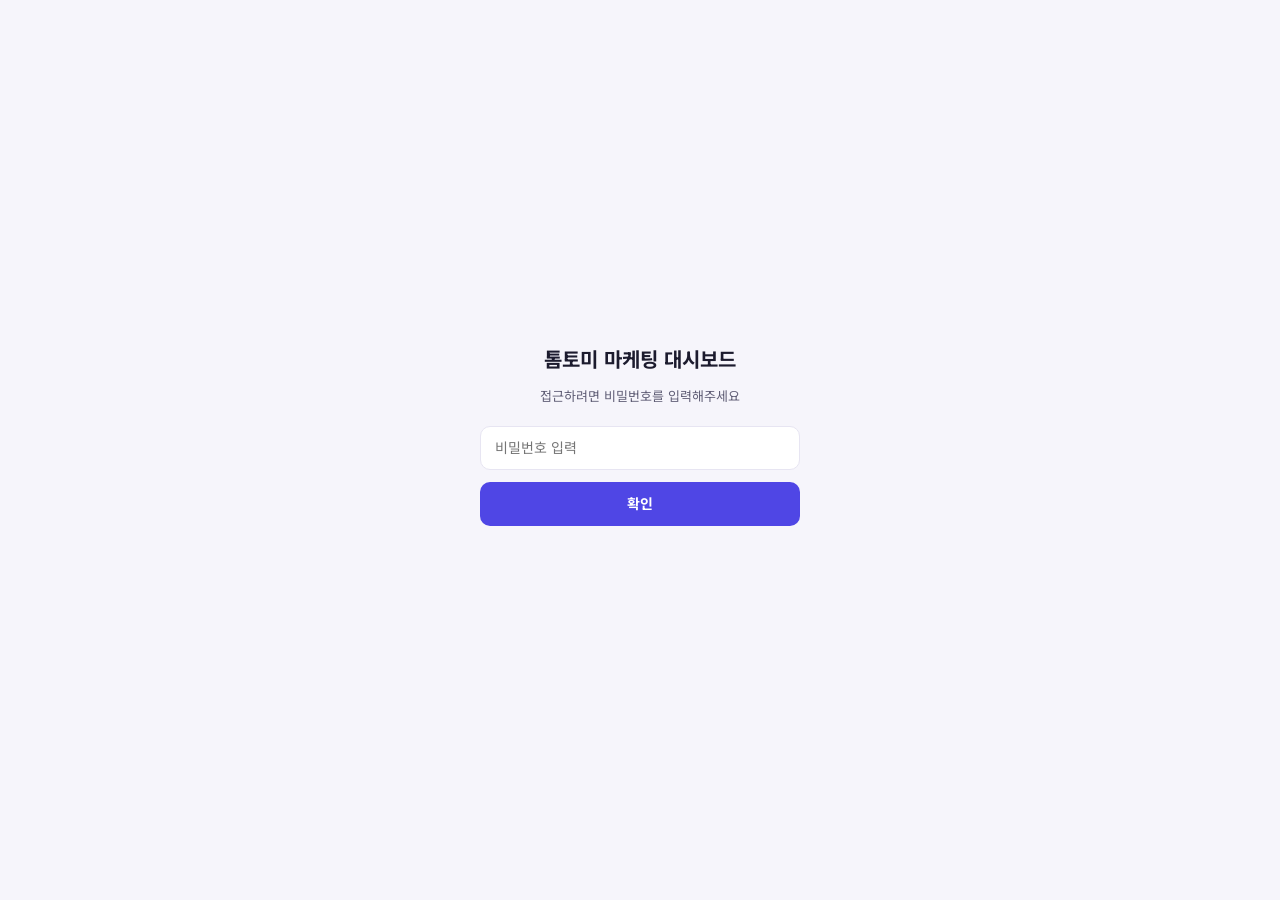
<file: v6.html>
<!doctype html>
<html lang="ko">
<head>
<meta charset="utf-8">
<meta name="viewport" content="width=device-width, initial-scale=1">
<meta name="robots" content="noindex">
<title>톰토미 대시보드 v6</title>
<link rel="preconnect" href="https://fonts.googleapis.com">
<link rel="stylesheet" href="https://fonts.googleapis.com/css2?family=Noto+Sans+KR:wght@400;500;700&display=swap">
<link rel="stylesheet" href="v6/app.css?v=6.18.0">
</head>
<body>
<div id="lock" class="lock">
  <form class="lock-box" id="lockForm">
    <h1>톰토미 마케팅 대시보드</h1>
    <p>접근하려면 비밀번호를 입력해주세요</p>
    <label for="pw" style="position:absolute;left:-9999px">비밀번호</label>
    <input id="pw" type="password" placeholder="비밀번호 입력" autocomplete="current-password">
    <button class="btn" type="submit">확인</button>
    <div class="lock-err" id="lockErr" role="alert"></div>
  </form>
</div>
<div id="app"></div>
<div id="tip" class="tip" hidden></div>
<script src="v6/calc.js?v=6.18.0"></script>
<script src="v6/data.js?v=6.18.0"></script>
<script src="v6/parsers.js?v=6.18.0"></script>
<script src="v6/addetail.js?v=6.18.0"></script>
<script src="v6/report.js?v=6.18.0"></script>
<script src="v6/ui.js?v=6.18.0"></script>
<script>
// 잠금: v5와 같은 비밀번호, 같은 로그인 상태를 쓴다(한쪽에서 풀면 다른 쪽도 열림)
(function () {
  var PW_HASH = '4843e3fd7b69b7e31bfe8fecdaae2939232a7a1117aad6565d104d9a037ecbb8';
  var lock = document.getElementById('lock'), err = document.getElementById('lockErr');
  function open() { lock.hidden = true; TTApp.boot(); }
  function sha256(m) {
    return crypto.subtle.digest('SHA-256', new TextEncoder().encode(m)).then(function (h) {
      return Array.from(new Uint8Array(h)).map(function (b) { return b.toString(16).padStart(2, '0'); }).join('');
    });
  }
  var authed = false;
  try { authed = sessionStorage.getItem('tt_auth') === '1'; } catch (e) { /* 저장소를 못 쓰면 매번 입력 */ }
  if (authed) { open(); return; }
  document.getElementById('lockForm').addEventListener('submit', function (ev) {
    ev.preventDefault();
    sha256(document.getElementById('pw').value).then(function (h) {
      if (h === PW_HASH) { try { sessionStorage.setItem('tt_auth', '1'); } catch (e) { /* 무시 */ } open(); }
      else { err.textContent = '비밀번호가 틀렸습니다'; setTimeout(function () { err.textContent = ''; }, 2000); }
    });
  });
})();
</script>
</body>
</html>
</file>
<file: v6/app.css>
/* 톰토미 대시보드 v6 — 화면 스타일
 * 색과 크기는 맨 위 변수에서만 정한다. 화면 코드에는 색 값을 직접 쓰지 않는다.
 */
:root {
  --bg: #F6F5FB;
  --card: #FFFFFF;
  --line: #E7E5F2;
  --text: #1C1B2E;
  --sub: #5F5D75;
  --accent: #4F46E5;
  --accent-deep: #3730A3;
  --accent-soft: #EEEDFD;
  --up: #0F7B4F;
  --up-soft: #E3F4EA;
  --up-deep: #0B5C3A;
  --down: #B42318;
  --down-soft: #FDE7E4;
  --warn: #7A4100;
  --warn-soft: #FDEBD3;
  --ad: #F2C078;
  --prev: #8E8BA8;
  --ref-line: #B9B6CF;
  --r-lg: 16px;
  --r-md: 10px;
}
* { box-sizing: border-box; }
html, body { margin: 0; }
body { background: var(--bg); color: var(--text); font-family: 'Noto Sans KR', system-ui, -apple-system, sans-serif; font-size: 14px; line-height: 1.5; }
a { color: var(--accent); }
button, input { font: inherit; color: inherit; }
h1, h2 { margin: 0; }
.num { font-variant-numeric: tabular-nums; }

/* 잠금 화면 */
.lock { position: fixed; inset: 0; z-index: 100; background: var(--bg); display: flex; align-items: center; justify-content: center; padding: 16px; }
.lock[hidden] { display: none; }
.lock-box { width: 100%; max-width: 320px; display: flex; flex-direction: column; gap: 12px; text-align: center; }
.lock-box h1 { font-size: 20px; }
.lock-box p { margin: 0 0 8px; color: var(--sub); font-size: 13px; }
.lock-box input { min-height: 44px; padding: 0 14px; border: 1px solid var(--line); border-radius: var(--r-md); background: var(--card); }
.lock-err { color: var(--down); font-size: 12px; min-height: 18px; }

/* 전체 틀 */
.app { display: flex; flex-wrap: wrap; min-height: 100vh; }
.side { flex: 1 1 208px; max-width: 232px; padding: 24px 16px; background: var(--card); border-right: 1px solid var(--line); display: flex; flex-direction: column; gap: 20px; }
.brand { display: flex; flex-direction: column; padding: 0 12px; }
.brand b { font-size: 16px; }
.brand span { font-size: 11px; color: var(--sub); }
.nav { display: flex; flex-direction: column; gap: 4px; }
.nav + .nav { padding-top: 16px; border-top: 1px solid var(--line); }
.nav-h { padding: 0 12px; font-size: 11px; color: var(--sub); font-weight: 700; }
.nav a, .nav button { display: flex; align-items: center; gap: 8px; min-height: 44px; padding: 0 12px; border: 0; border-radius: var(--r-md); background: transparent; color: var(--text); text-decoration: none; text-align: left; cursor: pointer; width: 100%; }
.nav a:hover, .nav button:hover { background: var(--bg); }
.nav [aria-current="page"] { background: var(--accent-soft); color: var(--accent-deep); font-weight: 700; }
.nav small { margin-left: auto; font-size: 11px; color: var(--sub); font-weight: 400; }
.side-status { margin-top: auto; padding: 12px; border-radius: var(--r-md); background: var(--bg); font-size: 12px; color: var(--sub); display: flex; flex-direction: column; gap: 4px; }
.side-status b.ok { color: var(--up); }
.side-status b.chk { color: var(--warn); }

.main { flex: 999 1 560px; min-width: 0; padding: 24px 32px 40px; display: flex; flex-direction: column; gap: 20px; }
.head { display: flex; flex-direction: column; }
.head h1 { font-size: 22px; }
.head span { font-size: 13px; color: var(--sub); }

/* 기간 설정 */
.period { background: var(--card); border: 1px solid var(--line); border-radius: 14px; padding: 14px 18px; display: flex; flex-direction: column; gap: 12px; }
.period-row { display: flex; flex-wrap: wrap; align-items: center; gap: 8px; }
.period-row + .period-row { padding-top: 12px; border-top: 1px solid var(--line); }
.period-row > b { min-width: 64px; font-size: 13px; }
.period label { display: flex; align-items: center; gap: 6px; font-size: 12px; color: var(--sub); }
.period input[type="date"] { min-height: 44px; padding: 0 10px; border: 1px solid var(--line); border-radius: 8px; background: var(--card); font-size: 14px; color: var(--text); }
.period input[type="date"]:disabled { background: var(--bg); color: var(--sub); }
.chip { min-height: 44px; padding: 0 12px; border-radius: 8px; border: 1px solid var(--line); background: var(--card); cursor: pointer; }
.chip:hover { border-color: var(--ref-line); }
.chip[aria-pressed="true"] { border-color: var(--accent); background: var(--accent-soft); color: var(--accent-deep); font-weight: 700; }
.period-note { font-size: 12px; color: var(--sub); }
.btn { min-height: 44px; padding: 0 16px; border-radius: var(--r-md); border: 0; background: var(--accent); color: #FFFFFF; font-weight: 700; cursor: pointer; }

/* 카드 */
.sec-h { display: flex; flex-wrap: wrap; align-items: baseline; gap: 8px; margin-bottom: 10px; }
.sec-h h2 { font-size: 14px; }
.sec-h span { font-size: 12px; color: var(--sub); }
.kpis { display: grid; grid-template-columns: repeat(auto-fit, minmax(220px, 1fr)); gap: 16px; }
.kpi { background: var(--card); border: 1px solid var(--line); border-radius: var(--r-lg); padding: 20px; display: flex; flex-direction: column; gap: 6px; min-width: 0; }
.kpi .lab { font-size: 13px; color: var(--sub); font-weight: 500; }
.kpi .val { font-size: 28px; font-weight: 700; letter-spacing: -0.5px; overflow-wrap: anywhere; }
.kpi .val small { font-size: 15px; font-weight: 500; }
.kpi .dlt { font-size: 12px; color: var(--sub); }
.kpi.main-kpi { background: var(--accent); border-color: var(--accent); color: #FFFFFF; }
.kpi.main-kpi .lab, .kpi.main-kpi .dlt { color: #FFFFFF; }
.up { color: var(--up); font-weight: 700; }
.down { color: var(--down); font-weight: 700; }
.kpi.main-kpi .up, .kpi.main-kpi .down { color: #FFFFFF; }

.row { display: flex; flex-wrap: wrap; gap: 16px; }
.card { background: var(--card); border: 1px solid var(--line); border-radius: var(--r-lg); padding: 20px; display: flex; flex-direction: column; gap: 12px; min-width: 0; }
.card h2 { font-size: 15px; }
.card-h { display: flex; flex-wrap: wrap; align-items: center; gap: 12px; }
.card-h h2 { flex-grow: 1; }
.card-h .hint { font-size: 12px; color: var(--sub); }
.grow2 { flex: 2 1 480px; }
.grow1 { flex: 1 1 300px; }
.legend { display: flex; align-items: center; gap: 6px; font-size: 12px; color: var(--sub); }
.lg-line { width: 14px; height: 3px; background: var(--accent); border-radius: 2px; }
.lg-dash { width: 14px; height: 0; border-top: 2px dashed var(--prev); }
.lg-bar { width: 10px; height: 12px; background: var(--ad); border-radius: 2px; }
.lg-hl { width: 12px; height: 12px; background: var(--accent-soft); border: 1px solid var(--accent); border-radius: 2px; }
.chart { width: 100%; height: auto; display: block; }
.chart text { font-size: 11px; fill: var(--sub); font-family: inherit; }
.note { font-size: 12px; color: var(--sub); }
.chart .hit { fill: transparent; cursor: crosshair; }
.chart .hit:hover { fill: rgba(79, 70, 229, 0.08); }
.tip { position: fixed; z-index: 50; pointer-events: none; background: var(--text); color: #FFFFFF; border-radius: 8px; padding: 8px 10px; font-size: 12px; line-height: 1.5; display: flex; flex-direction: column; box-shadow: 0 4px 14px rgba(28, 27, 46, 0.25); max-width: 260px; }
.tip[hidden] { display: none; }
.tip b { font-size: 12px; margin-bottom: 2px; }

/* 확인할 것 */
.sig { display: flex; gap: 12px; align-items: flex-start; }
.tag { flex-shrink: 0; min-width: 44px; padding: 2px 0; border-radius: 6px; font-size: 12px; font-weight: 700; text-align: center; }
.tag.up-t { background: var(--up-soft); color: var(--up-deep); }
.tag.down-t { background: var(--down-soft); color: var(--down); }
.tag.warn-t { background: var(--warn-soft); color: var(--warn); }
.sig div { display: flex; flex-direction: column; gap: 2px; min-width: 0; }
.sig b { overflow-wrap: anywhere; }
.sig span { font-size: 13px; color: var(--sub); }

/* 광고 */
.big { font-size: 26px; font-weight: 700; }
.ref { border: 1px dashed var(--ref-line); background: var(--bg); border-radius: 12px; padding: 12px; display: flex; flex-direction: column; gap: 2px; }
.ref b { font-size: 12px; color: var(--sub); }

/* 목록 */
.bar-item { display: flex; align-items: center; gap: 10px; }
.bar-item span:first-child { flex-grow: 1; min-width: 0; overflow: hidden; text-overflow: ellipsis; white-space: nowrap; }
.bar-track { height: 6px; border-radius: 3px; background: var(--accent-soft); }
.bar-fill { height: 6px; border-radius: 3px; background: var(--accent); }
.st { display: flex; align-items: center; gap: 10px; }
.st .dot { width: 8px; height: 8px; border-radius: 50%; background: var(--up); flex-shrink: 0; }
.st .dot.chk { background: #B45F06; }
.st span.grow { flex-grow: 1; }
.st b.chk { color: var(--warn); }
.more { font-size: 13px; font-weight: 700; text-decoration: none; min-height: 44px; display: flex; align-items: center; }

/* 매출 메뉴 */
.tabs { display: flex; flex-wrap: wrap; gap: 4px; padding: 4px; background: var(--card); border: 1px solid var(--line); border-radius: 12px; align-self: flex-start; }
.tab { min-height: 44px; padding: 0 18px; border-radius: 9px; border: 0; background: transparent; cursor: pointer; }
.tab:hover { background: var(--bg); }
.tab[aria-selected="true"] { background: var(--accent); color: #FFFFFF; font-weight: 700; }
.strip { display: grid; grid-template-columns: repeat(auto-fit, minmax(170px, 1fr)); gap: 1px; background: var(--line); border: 1px solid var(--line); border-radius: 14px; overflow: hidden; }
.cell { background: var(--card); padding: 16px 18px; display: flex; flex-direction: column; gap: 2px; min-width: 0; }
.cell .lab, .cell .sub { font-size: 12px; color: var(--sub); }
.cell .val { font-size: 22px; font-weight: 700; overflow-wrap: anywhere; }
.cell-ref { background: var(--bg); }
.note.tight { margin-top: -12px; }
.units { display: flex; gap: 4px; }
.grow3 { flex: 3 1 520px; }
.card.flush { padding: 0; gap: 0; }
.pad { padding: 12px 18px; margin: 0; }
.card.flush > .card-h { border-bottom: 1px solid var(--line); }
.scroll { overflow-x: auto; }
.tbl { width: 100%; min-width: 520px; border-collapse: collapse; font-size: 13px; }
.tbl th, .tbl td { padding: 9px 9px; text-align: left; font-weight: 400; white-space: nowrap; }
.tbl th:first-child, .tbl td:first-child { padding-left: 18px; }
.tbl th:last-child, .tbl td:last-child { padding-right: 18px; }
.tbl thead th { background: var(--bg); color: var(--sub); font-size: 12px; font-weight: 700; }
.tbl tbody tr { border-top: 1px solid var(--line); }
.tbl tbody th { font-weight: 500; }
.tbl .r { text-align: right; }
.tbl .b { font-weight: 700; }
.tbl .zero { color: var(--ref-line); }
.tbl .none { text-align: center; color: var(--sub); padding: 28px; white-space: normal; }
.tbl tr.sum { border-top: 2px solid var(--text); background: var(--bg); }
.tbl tr.sum th { font-weight: 700; }
.tbl.wrap tbody th { white-space: normal; min-width: 250px; }
.tbl.wrap .exp { white-space: normal; }
.search { display: flex; align-items: center; gap: 12px; padding-top: 0; padding-bottom: 12px; }
.search input { flex: 1; min-width: 0; max-width: 420px; min-height: 40px; padding: 0 12px; border: 1px solid var(--line); border-radius: 8px; background: var(--card); font: inherit; font-size: 14px; color: var(--text); }
.search input:focus { outline: 2px solid var(--accent); outline-offset: 1px; }
.pick { display: flex; align-items: flex-start; gap: 8px; }
.pick input { width: 18px; height: 18px; margin: 7px 0 0; flex: none; accent-color: var(--accent); cursor: pointer; }
.dotc { display: inline-block; width: 10px; height: 10px; border-radius: 50%; margin-right: 6px; }
.tbl.cmp thead th { white-space: normal; min-width: 130px; vertical-align: bottom; }
.tbl.cmp tbody th { min-width: 150px; }
.tbl.cmp small { color: var(--sub); font-weight: 400; }
.cmpchart { display: flex; flex-direction: column; gap: 8px; padding-top: 16px; padding-bottom: 16px; border-top: 1px solid var(--line); }
.mline { width: 100%; height: auto; }
.mline .grid { stroke: var(--line); stroke-width: 1; }
.mline .ax { font-size: 11px; fill: var(--sub); }
.legend { display: flex; flex-wrap: wrap; gap: 6px 16px; font-size: 12px; color: var(--sub); }
#pcompare:empty { display: none; }
.exp { background: none; border: 0; padding: 6px 0; min-height: 32px; font: inherit; font-weight: 500; color: var(--text); text-align: left; cursor: pointer; }
.exp:hover { color: var(--accent-deep); }
.tbl tr.subrow { background: var(--bg); }
.tbl tr.subrow th { font-weight: 400; color: var(--sub); padding-left: 26px; }
.tbl tr.sum small { font-weight: 400; color: var(--sub); }
.miss { color: var(--warn); font-weight: 500; }
.filebtn { display: inline-flex; align-items: center; }
.draft { margin: 0 18px 12px; padding: 12px 14px; border-radius: var(--r-md); background: var(--warn-soft); display: flex; flex-direction: column; gap: 6px; font-size: 13px; }
.pager { display: flex; align-items: center; justify-content: center; gap: 12px; padding: 12px 18px; border-top: 1px solid var(--line); font-size: 13px; }
.pager small { color: var(--sub); }
.chip:disabled { opacity: .4; cursor: default; }
.li { display: flex; align-items: center; gap: 10px; padding: 10px 18px; border-bottom: 1px solid var(--line); }
.li span:first-child { flex-grow: 1; min-width: 0; overflow: hidden; text-overflow: ellipsis; white-space: nowrap; }
.li .sub2 { min-width: 52px; text-align: right; font-size: 12px; color: var(--sub); }
.li .sub2.up { color: var(--up); } .li .sub2.down { color: var(--down); }
.bar-track.mx { margin: 0 18px 10px; }

.empty { background: var(--card); border: 1px solid var(--line); border-radius: var(--r-lg); padding: 40px 24px; text-align: center; color: var(--sub); display: flex; flex-direction: column; gap: 12px; align-items: center; }
.empty b { color: var(--text); font-size: 16px; }
.loading { padding: 60px 0; text-align: center; color: var(--sub); }
.error { background: var(--down-soft); color: var(--down); border-radius: var(--r-md); padding: 16px; }

@media (max-width: 720px) {
  .side { max-width: none; flex-basis: 100%; border-right: 0; border-bottom: 1px solid var(--line); padding: 16px; }
  .side-status { margin-top: 0; }
  .main { padding: 16px; }
  .kpi .val { font-size: 24px; }
}
.li b { white-space: nowrap; }

/* 품목 기준 표 */
.tbl tr.zero-row th, .tbl tr.zero-row td { color: var(--sub); opacity: .55; }
.code { display: inline-block; min-width: 82px; font-size: 12px; font-weight: 700; color: var(--accent-deep); }
.code.muted { color: var(--sub); font-weight: 500; }
.iname { padding-top: 6px; }
.nobox { display: inline-block; width: 18px; flex: none; }
.chtag { display: inline-block; padding: 1px 7px; border-radius: 999px; font-size: 11px; font-weight: 700; margin: 1px 2px 1px 0; }
.chtag.ch-naver { background: #E3F4EA; color: #0B5C3A; }
.chtag.ch-coupang { background: #FDE7E4; color: #8A1C12; }
.chtag.ch-other { background: var(--accent-soft); color: var(--accent-deep); }
.tbl .subrow small, .li small { color: var(--sub); font-weight: 400; }
.tbl.items tbody th { min-width: 0; white-space: nowrap; }
.tbl.items td.nm { white-space: normal; min-width: 220px; }
.tbl.items .code { min-width: 0; }
.tbl.items thead small { font-weight: 400; }
.tbl.items th, .tbl.items td { padding-left: 6px; padding-right: 6px; }
.tbl.items th:first-child, .tbl.items td:first-child { padding-left: 18px; }
.tbl.items th:last-child, .tbl.items td:last-child { padding-right: 18px; }
.tbl.items .chtag { margin: 1px 0; }
.tbl.items .exp, .tbl.items .iname { white-space: nowrap; }
.card-h .tag { padding: 2px 8px; background: var(--warn-soft); color: var(--warn); }

/* 데이터 관리 */
.drop { display: flex; flex-direction: column; gap: 6px; align-items: center; justify-content: center; min-height: 120px; padding: 18px; border: 2px dashed var(--ref-line); border-radius: var(--r-md); background: var(--bg); text-align: center; cursor: pointer; }
.drop b { font-size: 15px; color: var(--accent-deep); }
.drop span { font-size: 12px; color: var(--sub); }
.drop.over { border-color: var(--accent); background: var(--accent-soft); }
.plan { display: flex; flex-direction: column; gap: 10px; margin-top: 4px; }
.pf { border: 1px solid var(--line); border-radius: var(--r-md); padding: 10px 14px; display: flex; flex-direction: column; gap: 6px; }
.pf-h { display: flex; flex-wrap: wrap; justify-content: space-between; gap: 4px 12px; font-size: 14px; }
.pf-h span { color: var(--sub); font-size: 13px; }
.pf-g { display: flex; flex-wrap: wrap; justify-content: space-between; gap: 4px 12px; font-size: 13px; }
.pf-g small, .pf-c { color: var(--sub); font-size: 12px; }
.plan-f { display: flex; flex-wrap: wrap; align-items: center; gap: 10px; font-size: 14px; }
.plan-f span { margin-right: auto; }
.warn { color: var(--warn); font-weight: 700; }
.btn:disabled { opacity: .5; cursor: default; }
a.chip { display: inline-flex; align-items: center; text-decoration: none; color: inherit; }
.sl-text { width: 100%; min-height: 360px; padding: 14px; border: 1px solid var(--line); border-radius: var(--r-md); background: var(--bg); color: var(--text); font: 13px/1.6 'Noto Sans KR', sans-serif; resize: vertical; }
.sl-text:focus { outline: 2px solid var(--accent); outline-offset: 1px; }
.tbl.adtree tr.lv2 th { padding-left: 34px; }
.tbl.adtree tr.lv3 th { padding-left: 58px; font-weight: 400; }
.tbl.adtree tr.lv1 th { font-weight: 700; }
.tbl.adtree tr.lv3 td, .tbl.adtree tr.lv3 th { background: var(--bg); }
.tbl.adtree small { color: var(--sub); }
.chip.mini { min-height: 28px; padding: 0 10px; font-size: 12px; }
.cover { display: flex; flex-direction: column; gap: 4px; margin: 0 18px 12px; padding: 12px 14px; border-radius: var(--r-md); background: var(--warn-soft); color: var(--text); font-size: 13px; line-height: 1.5; }
.cover b { color: var(--warn); }
.cover.ok { background: var(--accent-soft); color: var(--accent-deep); }
.linkbtn { border: 0; background: none; padding: 0; color: var(--accent-deep); font: inherit; font-weight: 700; text-decoration: underline; cursor: pointer; }
.viewtoggle { display: flex; gap: 8px; margin-bottom: 12px; }
.aipick { display: flex; align-items: center; gap: 12px; flex-wrap: wrap; font-weight: 700; }
.aipick select { flex: 1; min-width: 0; max-width: 640px; min-height: 42px; padding: 0 12px; border: 1px solid var(--line); border-radius: 8px; background: var(--card); color: var(--text); font: inherit; font-size: 14px; font-weight: 400; }
.aibox { position: relative; flex: 1; min-width: 0; max-width: 640px; }
.aibox input { width: 100%; min-height: 44px; padding: 0 14px; border: 1px solid var(--line); border-radius: 10px; background: var(--card); color: var(--text); font: inherit; font-size: 15px; font-weight: 400; }
.aibox input:focus { outline: 2px solid var(--accent); outline-offset: 1px; }
.aisug { position: absolute; z-index: 20; left: 0; right: 0; top: calc(100% + 4px); background: var(--card); border: 1px solid var(--line); border-radius: 10px; box-shadow: 0 8px 24px rgba(20, 16, 60, .12); overflow: hidden; }
.aisug-i { display: flex; justify-content: space-between; gap: 12px; width: 100%; padding: 10px 14px; border: 0; border-top: 1px solid var(--line); background: none; color: var(--text); font: inherit; font-size: 14px; font-weight: 400; text-align: left; cursor: pointer; }
.aisug-i:first-child { border-top: 0; }
.aisug-i:hover, .aisug-i:focus, .aisug-i.first { background: var(--accent-soft); outline: none; }
.aisug-i small { color: var(--sub); white-space: nowrap; }
.aisug-none { padding: 12px 14px; color: var(--sub); font-size: 14px; }
.aicur { margin: 12px 0 0; font-size: 14px; }

/* 프로모션 */
.pform { display: grid; grid-template-columns: repeat(auto-fill, minmax(210px, 1fr)); gap: 14px 16px; margin-top: 14px; }
.pform label { display: flex; flex-direction: column; gap: 6px; font-size: 13px; font-weight: 700; min-width: 0; }
.pform label.w2 { grid-column: span 2; }
.pform input, .pform select { min-height: 44px; padding: 0 12px; border: 1px solid var(--line); border-radius: 8px; background: var(--card); color: var(--text); font: inherit; font-size: 15px; font-weight: 400; width: 100%; }
.pform input:focus, .pform select:focus { outline: 2px solid var(--accent); outline-offset: 1px; }
.pform small { font-size: 12px; font-weight: 400; color: var(--sub); }
.pitems { display: flex; flex-direction: column; gap: 10px; margin-top: 18px; font-size: 13px; }
.pchips { display: flex; flex-wrap: wrap; gap: 8px; align-items: center; min-height: 32px; }
.pchip { display: inline-flex; align-items: center; gap: 6px; padding: 4px 6px 4px 12px; border-radius: 999px; background: var(--accent-soft); color: var(--accent-deep); font-size: 13px; }
.pchip button { width: 24px; height: 24px; border: 0; border-radius: 50%; background: none; color: inherit; font-size: 16px; line-height: 1; cursor: pointer; }
.pchip button:hover { background: var(--card); }
.chtag.on { background: var(--accent-soft); color: var(--accent-deep); }
.tbl tr.on { background: var(--accent-soft); }
.li.sumli { border-top: 2px solid var(--text); font-weight: 700; }
@media (max-width: 560px) { .pform label.w2 { grid-column: auto; } }
.chtag.wait { background: var(--bg); color: var(--sub); border: 1px solid var(--line); }
.covwrap { border-top: 1px solid var(--line); }
.covname { display: block; padding: 12px 18px 0; font-size: 13px; }

/* 표 아래: 줄 수, 정렬, 넘기기 */
.pager { justify-content: space-between; flex-wrap: wrap; }
.pager select { min-height: 36px; padding: 0 10px; border: 1px solid var(--line); border-radius: 8px; background: var(--card); color: var(--text); font: inherit; font-size: 13px; }
.psort { display: inline-flex; gap: 6px; }
.pnav { display: inline-flex; align-items: center; gap: 12px; margin-left: auto; }
.pdays { display: inline-flex; align-items: center; min-height: 32px; padding: 0 10px; border-radius: 8px; background: var(--accent-soft); color: var(--accent-deep); font-size: 13px; font-weight: 700; }
.head { flex-direction: row; align-items: flex-end; justify-content: space-between; gap: 12px; flex-wrap: wrap; }
.head-t { display: flex; flex-direction: column; }
.head-x { display: flex; align-items: center; gap: 10px; }
.head-x small { font-size: 12px; color: var(--sub); }
.plh { margin: 20px 0 10px; font-size: 14px; }
.plh small { color: var(--sub); font-weight: 400; margin-left: 6px; }
#plout .strip { margin: 0; }
.pact { white-space: nowrap; }
.pact .chip { min-height: 32px; padding: 0 10px; margin-left: 6px; font-size: 12px; }
.chip.danger { border-color: var(--bad, #c0392b); color: var(--bad, #c0392b); font-weight: 700; }

/* 상품 관리 */
.iatbl td, .iatbl th { vertical-align: middle; }
.iaimg { width: 60px; }
.ithumb { display: block; width: 44px; height: 44px; border-radius: 8px; object-fit: cover; border: 1px solid var(--line); background: var(--bg); cursor: zoom-in; }
.ithumb.none { cursor: default; background: repeating-linear-gradient(45deg, var(--bg), var(--bg) 6px, var(--card) 6px, var(--card) 12px); }
#ipop { position: fixed; z-index: 50; width: 320px; height: 320px; object-fit: contain; background: #fff; border: 1px solid var(--line); border-radius: 12px; box-shadow: 0 12px 32px rgba(0, 0, 0, .18); pointer-events: none; }
#ipop[hidden] { display: none; }
.iasub { display: block; font-size: 11px; font-weight: 400; color: var(--sub); white-space: nowrap; }
.iaform > td { background: var(--bg); padding: 18px; }
.iaform .pform { margin-top: 0; }
.iaform .tbl { background: var(--card); border-radius: 8px; margin-top: 8px; }
.filebtn { cursor: pointer; display: inline-flex; align-items: center; }
.mallnew { display: inline-flex; gap: 6px; align-items: center; }
.mallnew input { min-height: 36px; padding: 0 10px; border: 1px solid var(--line); border-radius: 8px; background: var(--card); color: var(--text); font: inherit; font-size: 13px; width: 170px; }
.pchip .chip { min-height: 26px; padding: 0 8px; font-size: 12px; width: auto; border-radius: 8px; }
.aipick .chip { white-space: nowrap; }
.pchip .chip { height: auto; border: 1px solid var(--line); background: var(--card); }
.iaform > td, .iaform > td * { white-space: normal; }
.iaform .iasub, .iatbl .iasub { white-space: nowrap; }
.iatbl .ithumb.none { width: 44px; height: 44px; }
.tbl.iatbl tbody th { min-width: 0; white-space: nowrap; }
.tbl.iatbl > tbody > tr > td:nth-child(3) { white-space: normal; min-width: 180px; }

/* 백업에서 되돌리기 */
.rsprev { display: grid; grid-template-columns: 1fr 1fr; gap: 12px; }
.rsprev > div { background: var(--card); border: 1px solid var(--line); border-radius: 8px; padding: 10px 12px; min-width: 0; }
.rsprev code { display: block; margin-top: 6px; font-size: 11px; line-height: 1.5; color: var(--sub); white-space: normal; word-break: break-all; }
.bkwarn { margin-top: 6px; padding: 4px 8px; border: 1px solid var(--warn, #b45309); border-radius: 6px; background: none; color: var(--warn, #b45309); font: inherit; font-size: 12px; font-weight: 700; text-align: left; cursor: pointer; }

/* 상품 보기 */
.psearch { padding: 0; }
.psearch input { font-size: 16px; min-height: 48px; }
.legendrow { display: flex; flex-wrap: wrap; gap: 6px 16px; margin: 8px 0 4px; }
.legendrow .dotc, .pchip .dotc { display: inline-block; width: 10px; height: 10px; border-radius: 50%; margin-right: 6px; vertical-align: middle; }
.chtag.bulk { background: var(--warn-soft); color: var(--warn); }
.tbl tr.subhead th { background: var(--bg); font-size: 13px; }
.tbl.items .linkbtn { text-align: left; }
.tbl.items td.nm .linkbtn { color: var(--text); font-weight: 400; text-decoration: none; }
.tbl.items td.nm .linkbtn:hover, .tbl.items td.nm .linkbtn:focus-visible { text-decoration: underline; color: var(--accent-deep); }

/* 상품: 검색칸을 위에 붙여 두고, 보는 중에는 목록을 접는다 */
.psticky { position: sticky; top: 8px; z-index: 20; box-shadow: 0 6px 20px rgba(20, 20, 40, .06); }
.psearch .aibox { width: 100%; }
.psearch .aisug { max-height: 360px; overflow: auto; }
.aisug-row { display: flex; align-items: center; gap: 6px; }
.aisug-row .aisug-i { flex: 1; min-width: 0; }
.aisug-row .addbtn { flex: none; margin-right: 8px; font-size: 12px; }
.psearch .pchips { margin-top: 12px; }
.psearch .hint { display: block; margin-top: 10px; }
.pfold { display: flex; align-items: center; gap: 12px; margin: 4px 0 16px; }
.card.psticky { padding: 12px 16px; }
.psearch { display: flex; flex-wrap: wrap; align-items: center; gap: 10px; }
.psearch .aibox { flex: 1 1 340px; width: auto; }
.psearch .pchips { margin-top: 0; }
.psearch .hint, .psearch .note { flex-basis: 100%; margin: 0; }

/* 제보 */
.fbbtn { margin-top: auto; padding: 10px 12px; border: 1px dashed var(--line); border-radius: var(--r-md); background: none; color: var(--sub); font: inherit; font-size: 13px; font-weight: 700; text-align: left; cursor: pointer; }
.fbbtn:hover, .fbbtn:focus-visible { border-color: var(--accent); color: var(--accent-deep); }
.fbbtn + .side-status { margin-top: 0; }
.fbback { position: fixed; inset: 0; background: rgba(20, 16, 40, .35); z-index: 60; }
.fbmodal { position: fixed; z-index: 61; top: 50%; left: 50%; transform: translate(-50%, -50%); width: min(640px, calc(100vw - 32px)); max-height: calc(100vh - 48px); overflow: auto; background: var(--card); border-radius: 16px; padding: 22px 24px; box-shadow: 0 24px 60px rgba(0, 0, 0, .25); display: flex; flex-direction: column; gap: 14px; }
.fbl { display: flex; flex-direction: column; gap: 6px; font-size: 13px; font-weight: 700; }
.fbl textarea { min-height: 120px; padding: 12px; border: 1px solid var(--line); border-radius: 10px; background: var(--card); color: var(--text); font: inherit; font-size: 14px; font-weight: 400; resize: vertical; }
.fbdrop { padding: 18px; border: 1px dashed var(--line); border-radius: 10px; font-weight: 400; color: var(--sub); text-align: center; }
.fbimg { display: flex; align-items: flex-start; gap: 10px; }
.fbimg img { max-width: 70%; max-height: 220px; border: 1px solid var(--line); border-radius: 8px; }
.fbtxt { text-align: left; white-space: normal; font-weight: 400; }
.fbtbl select { min-height: 32px; border: 1px solid var(--line); border-radius: 8px; background: var(--card); color: var(--text); font: inherit; font-size: 13px; padding: 0 8px; }
.fbfull { white-space: normal; line-height: 1.6; margin: 0 0 10px; }
.fbshot { max-width: 420px; max-height: 260px; border: 1px solid var(--line); border-radius: 8px; cursor: zoom-in; }
.fbbigimg { position: fixed; z-index: 61; top: 50%; left: 50%; transform: translate(-50%, -50%); max-width: calc(100vw - 48px); max-height: calc(100vh - 48px); border-radius: 10px; background: #fff; cursor: zoom-out; }

/* 소모품, 비품 */
.sptbl td.spbox { font-weight: 700; white-space: nowrap; }
.sptbl td.spbox.same { border-top-color: transparent; }
.spboxes { margin-top: 14px; }
.spboxes .chip small { color: var(--sub); font-weight: 400; margin-left: 4px; }
</file>
